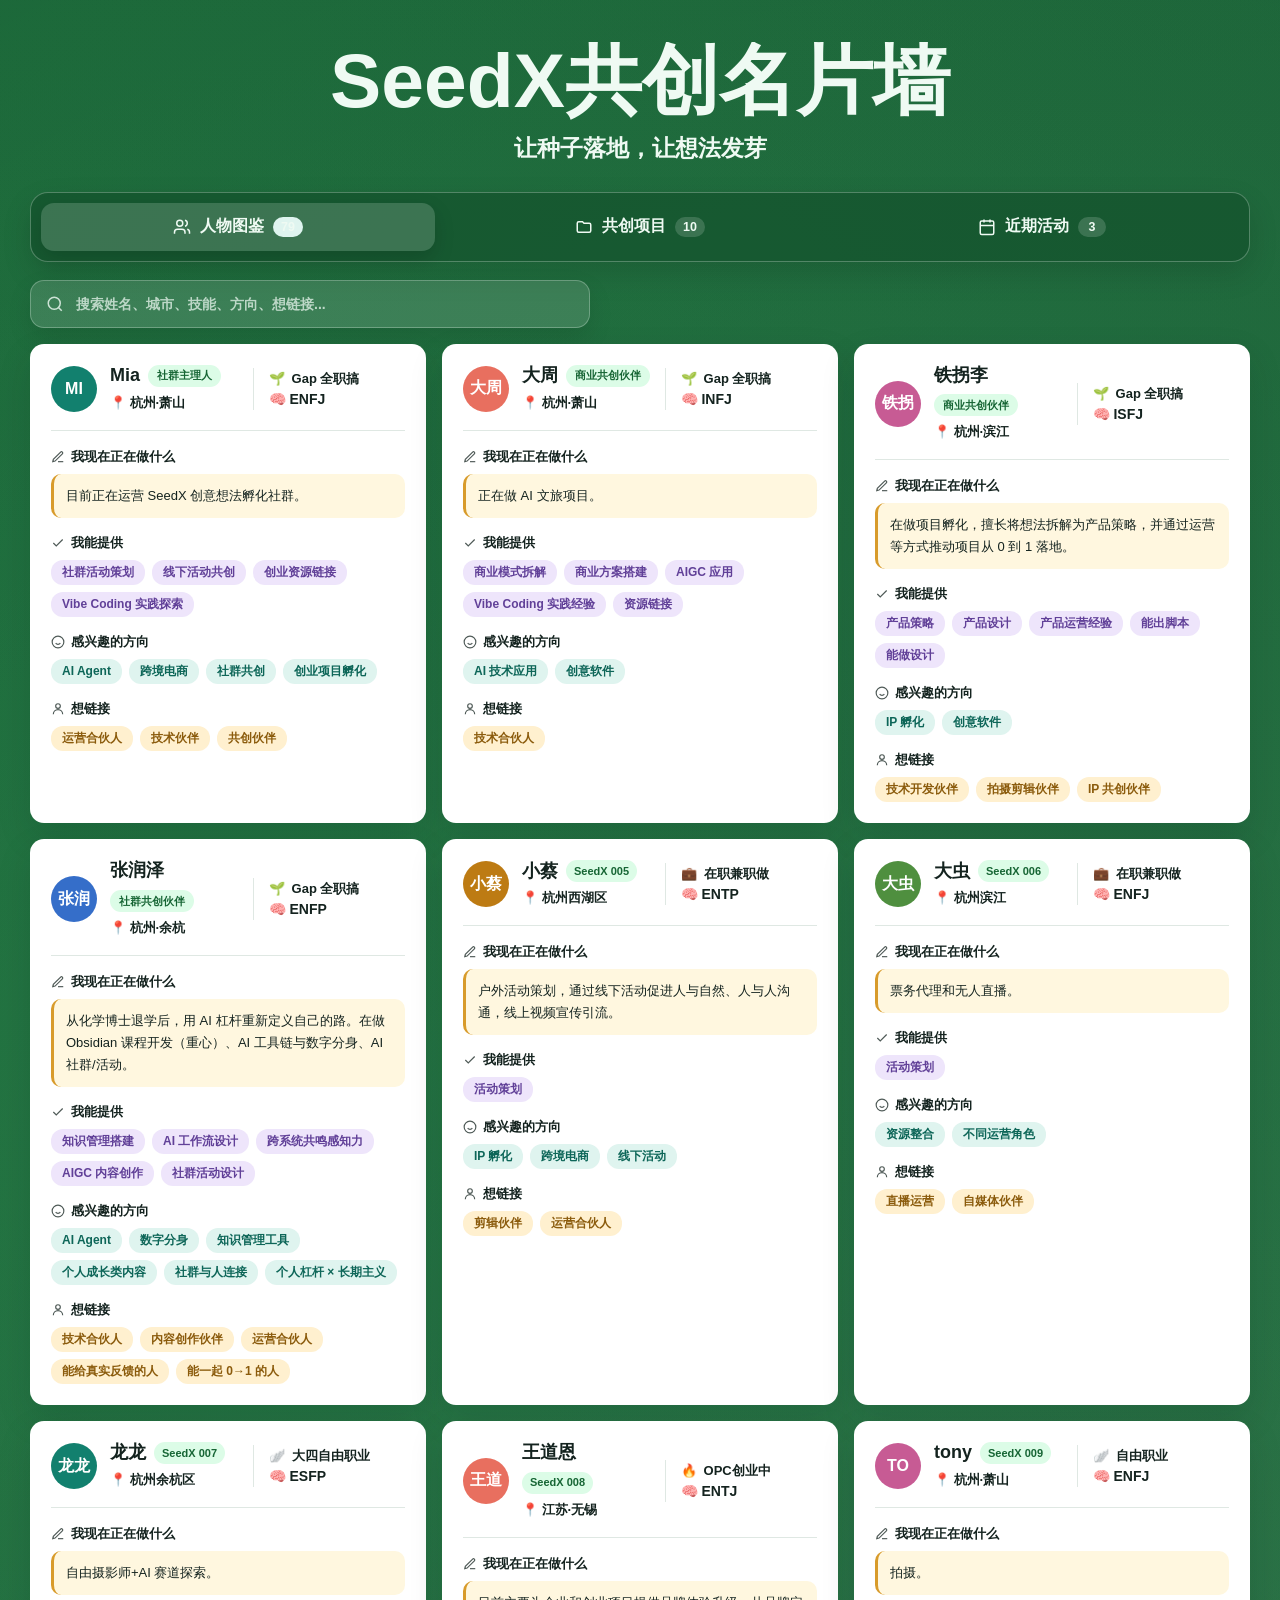
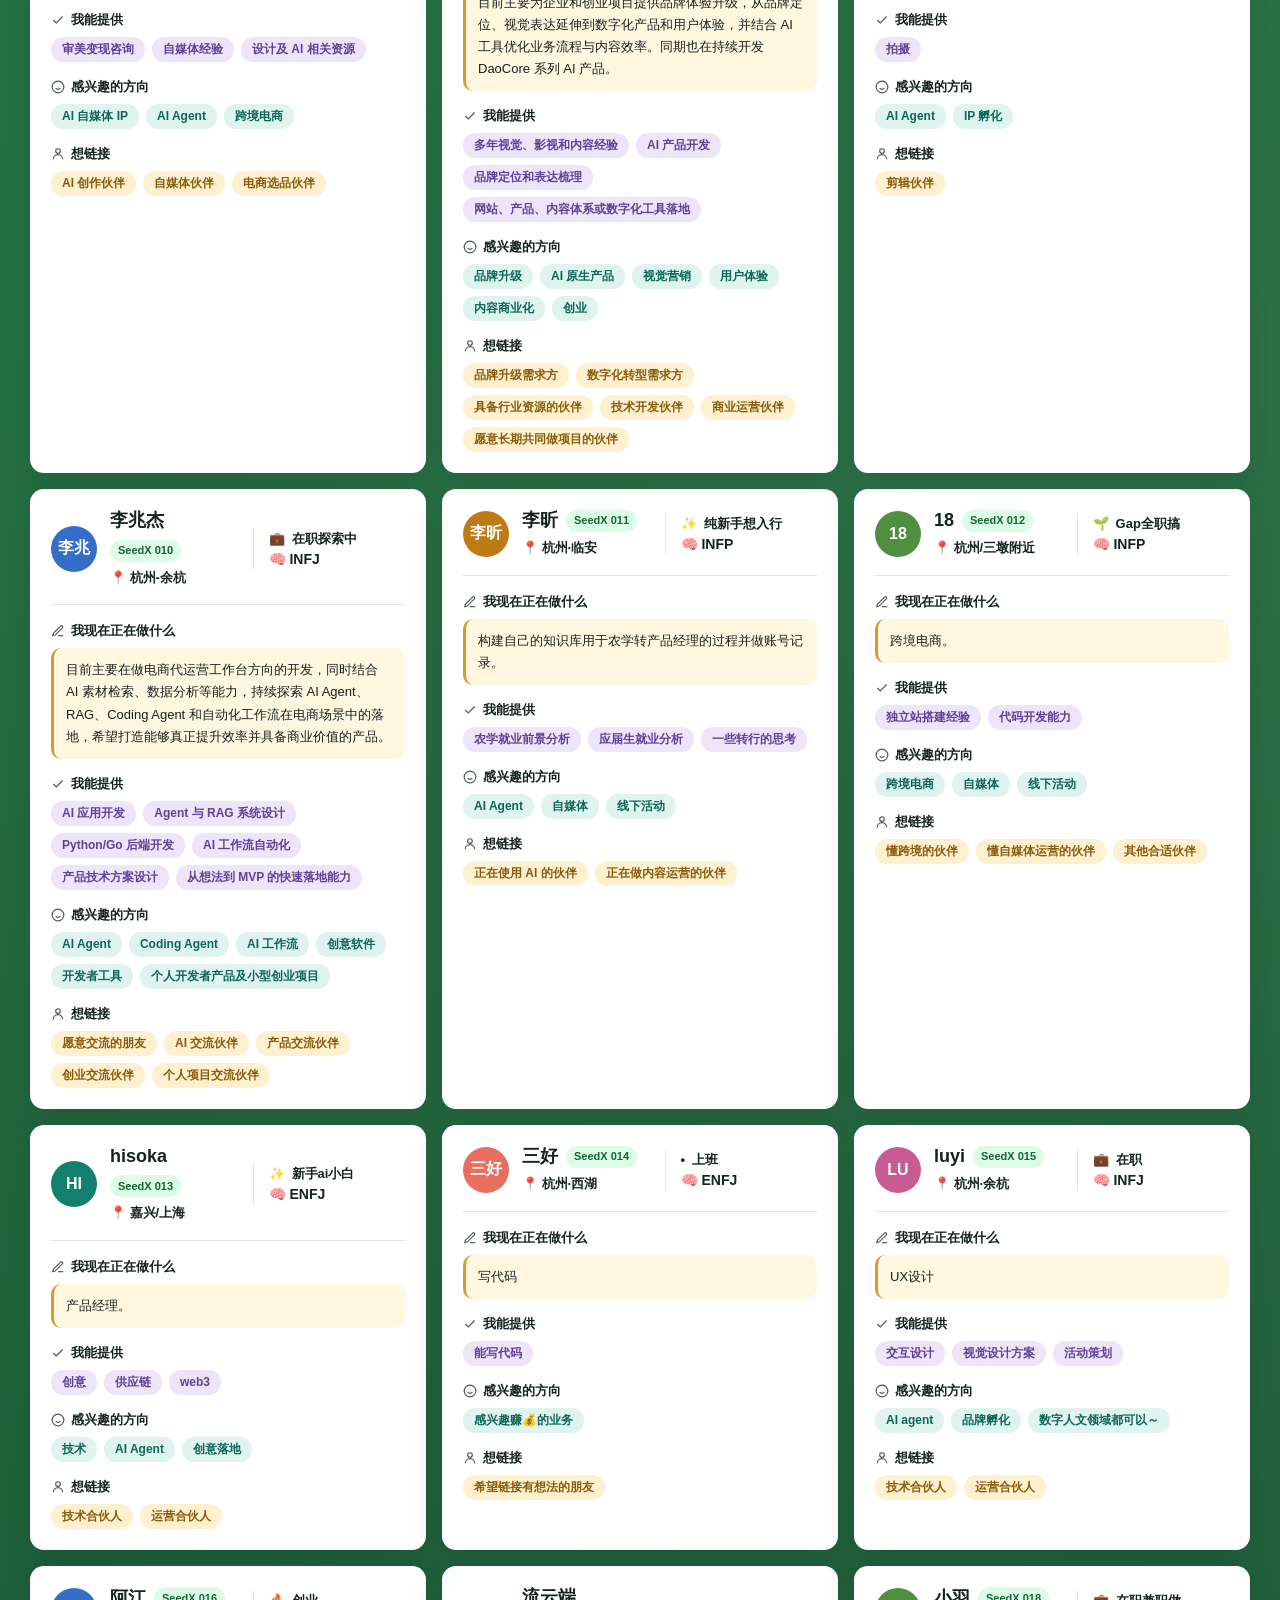
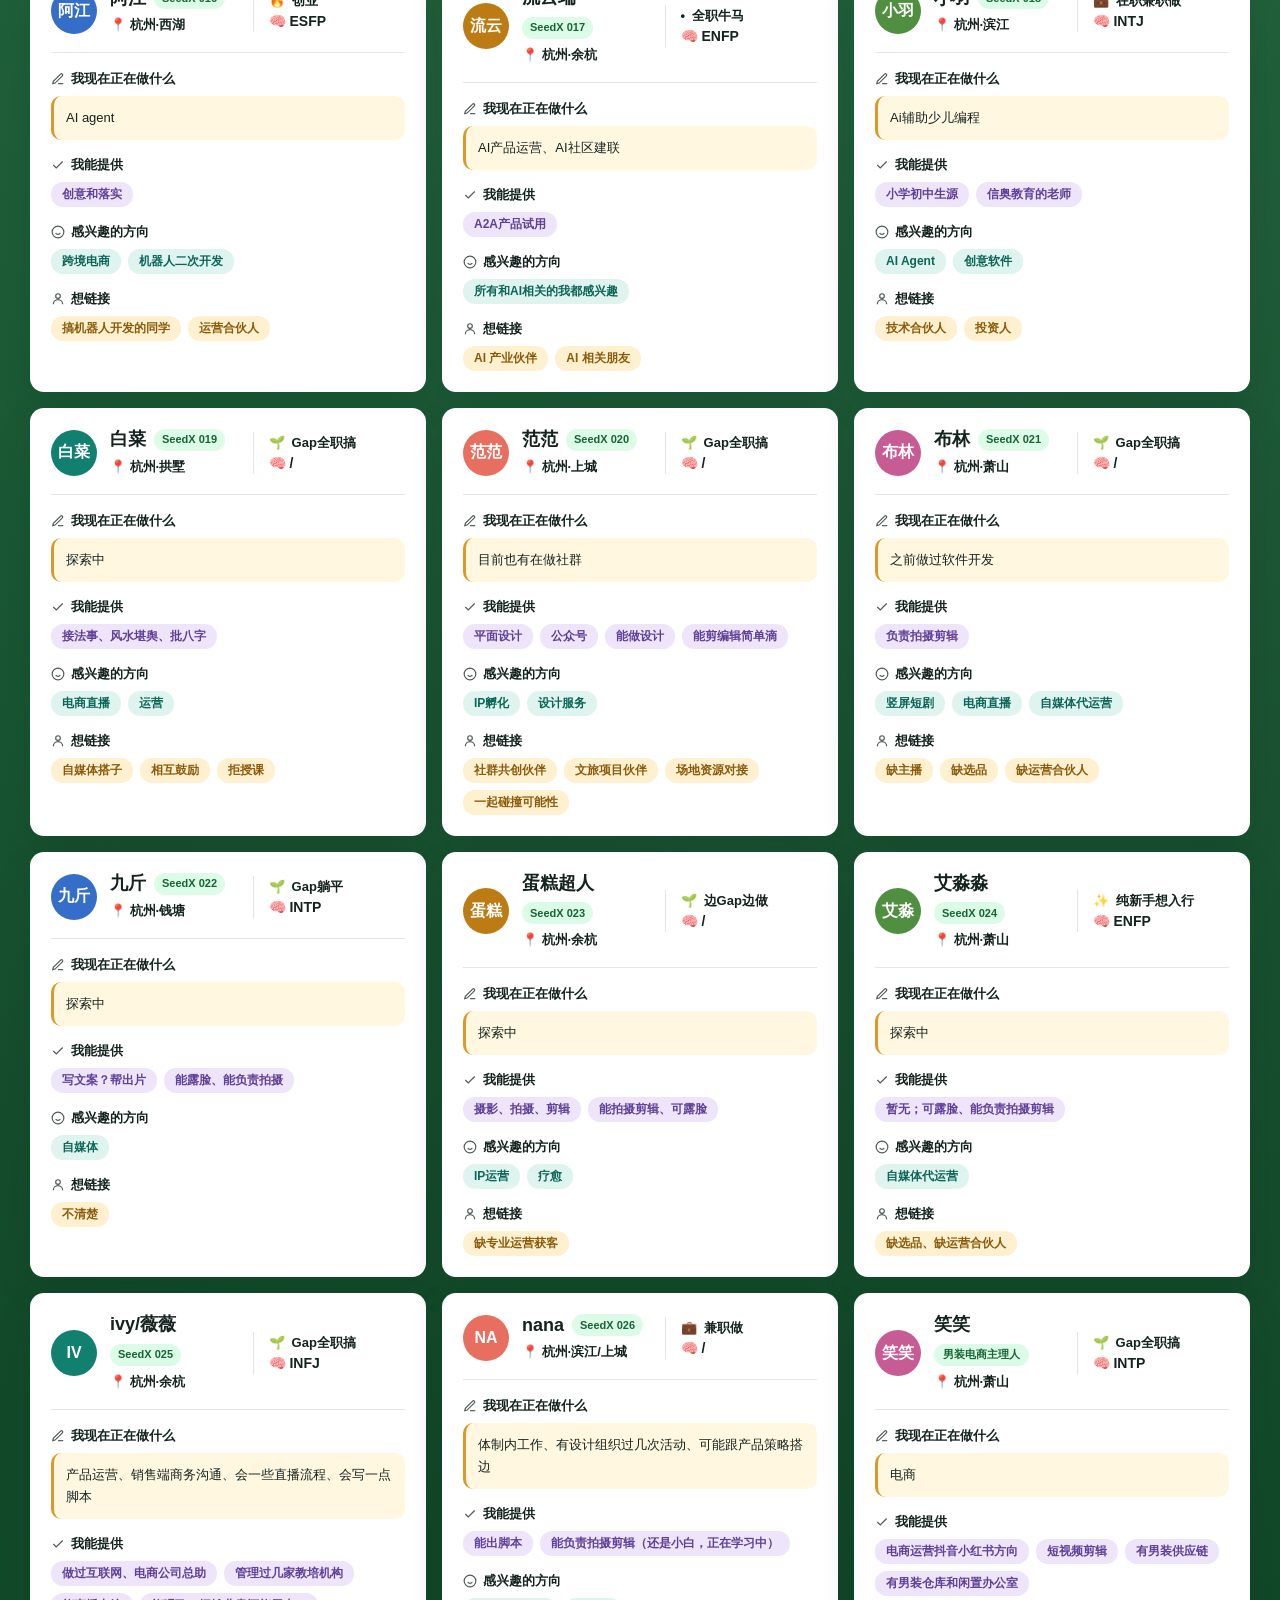
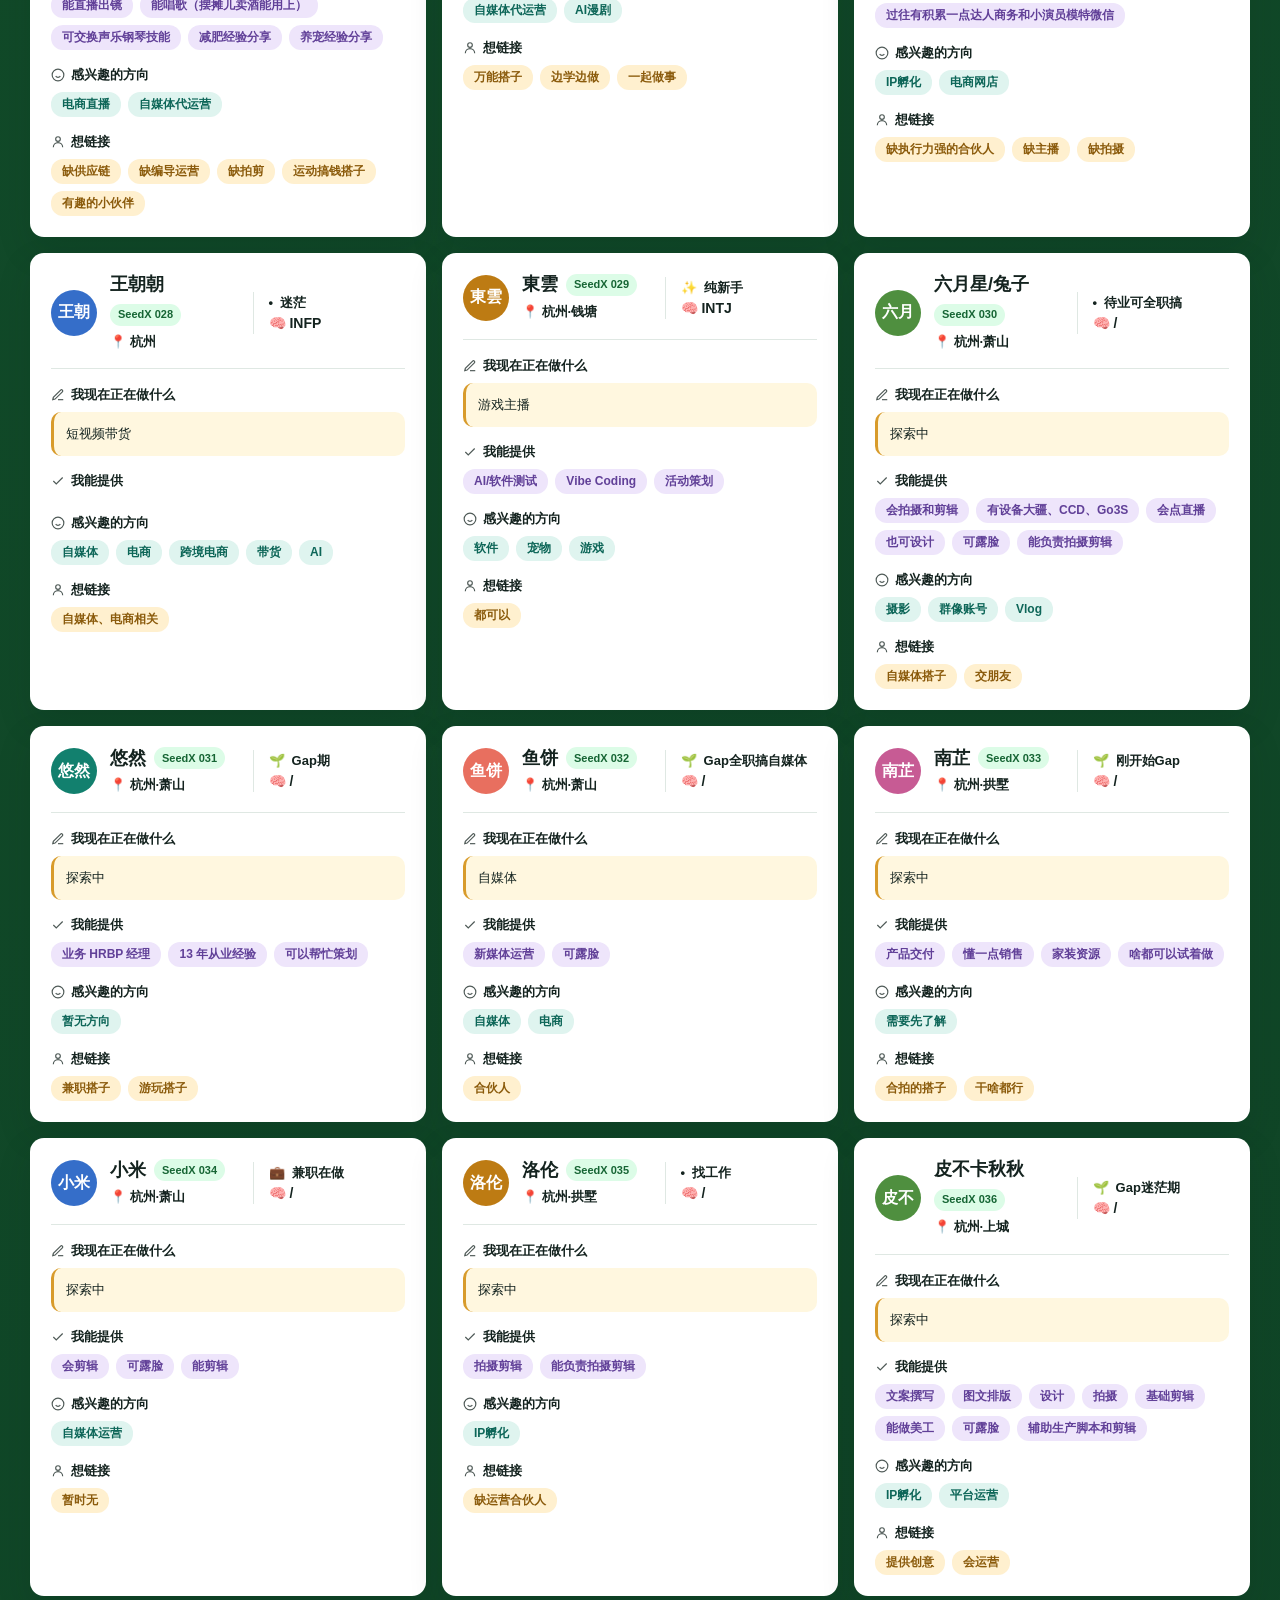
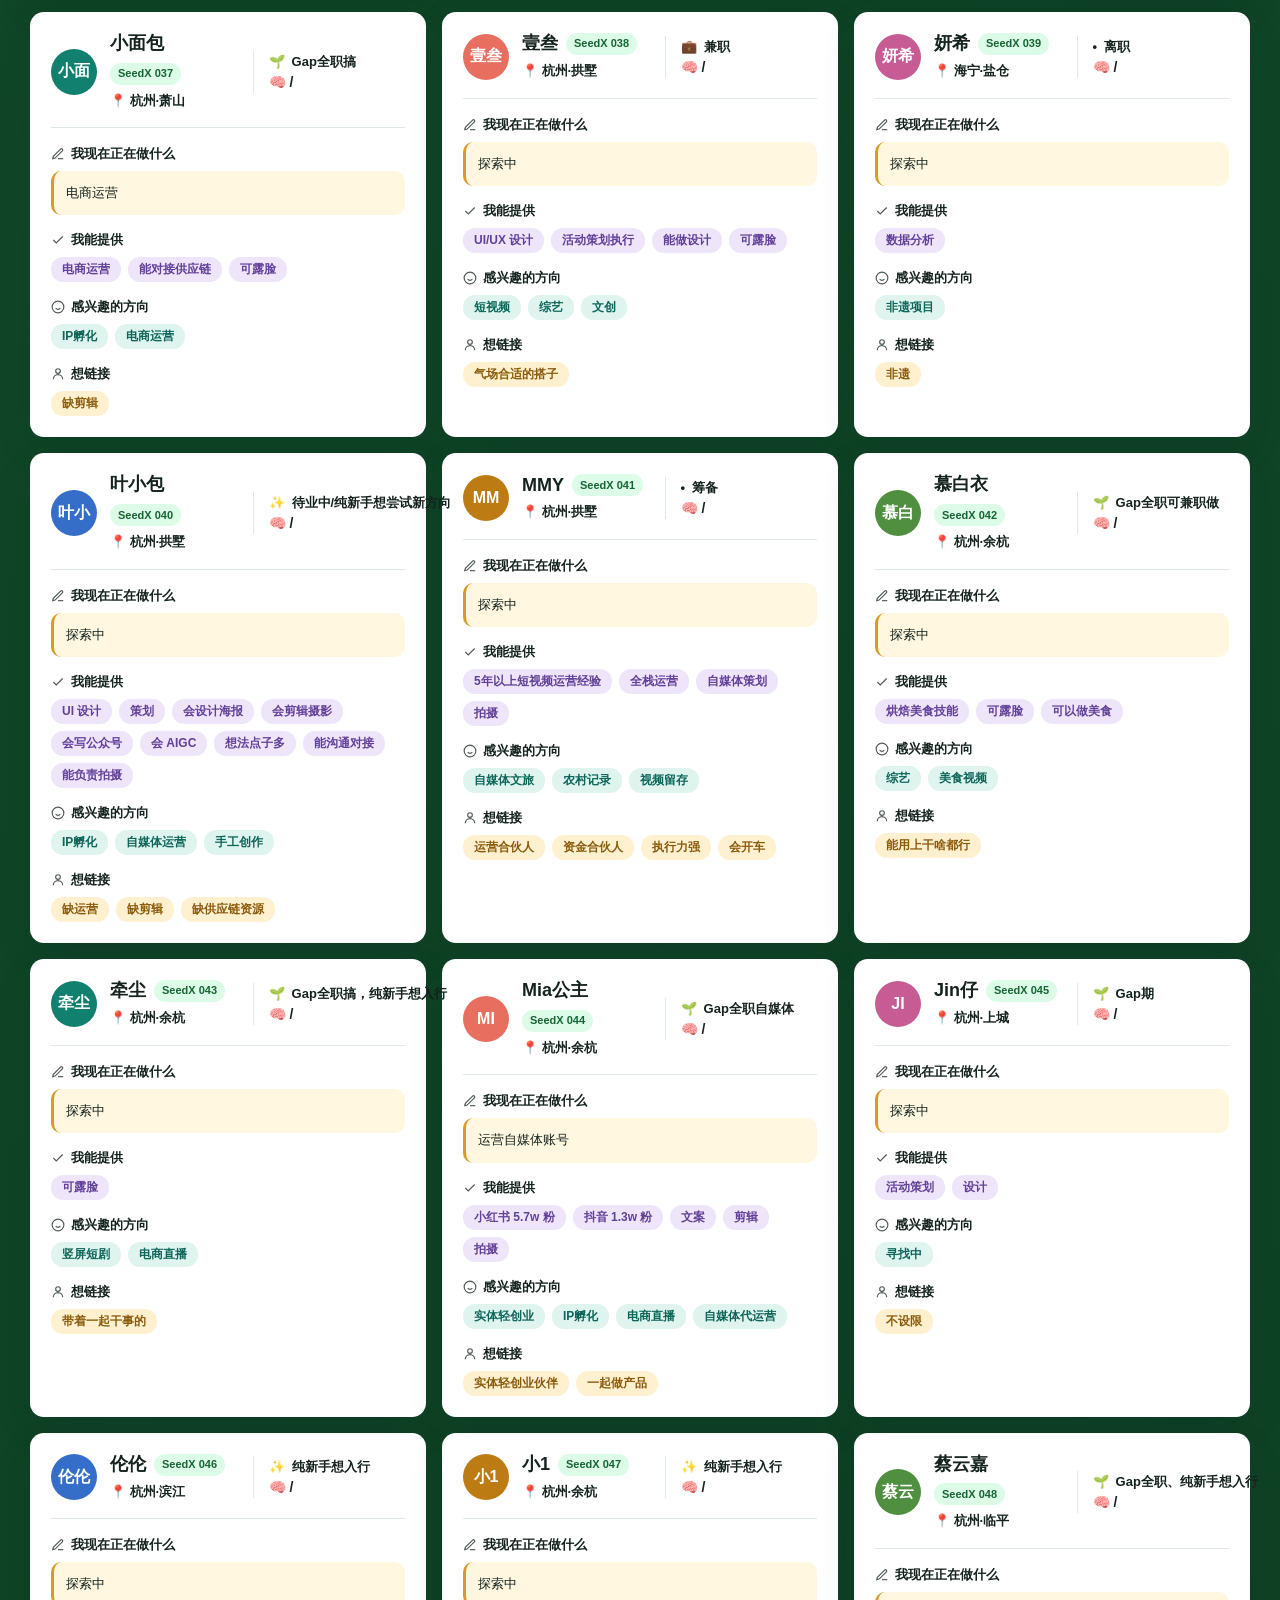
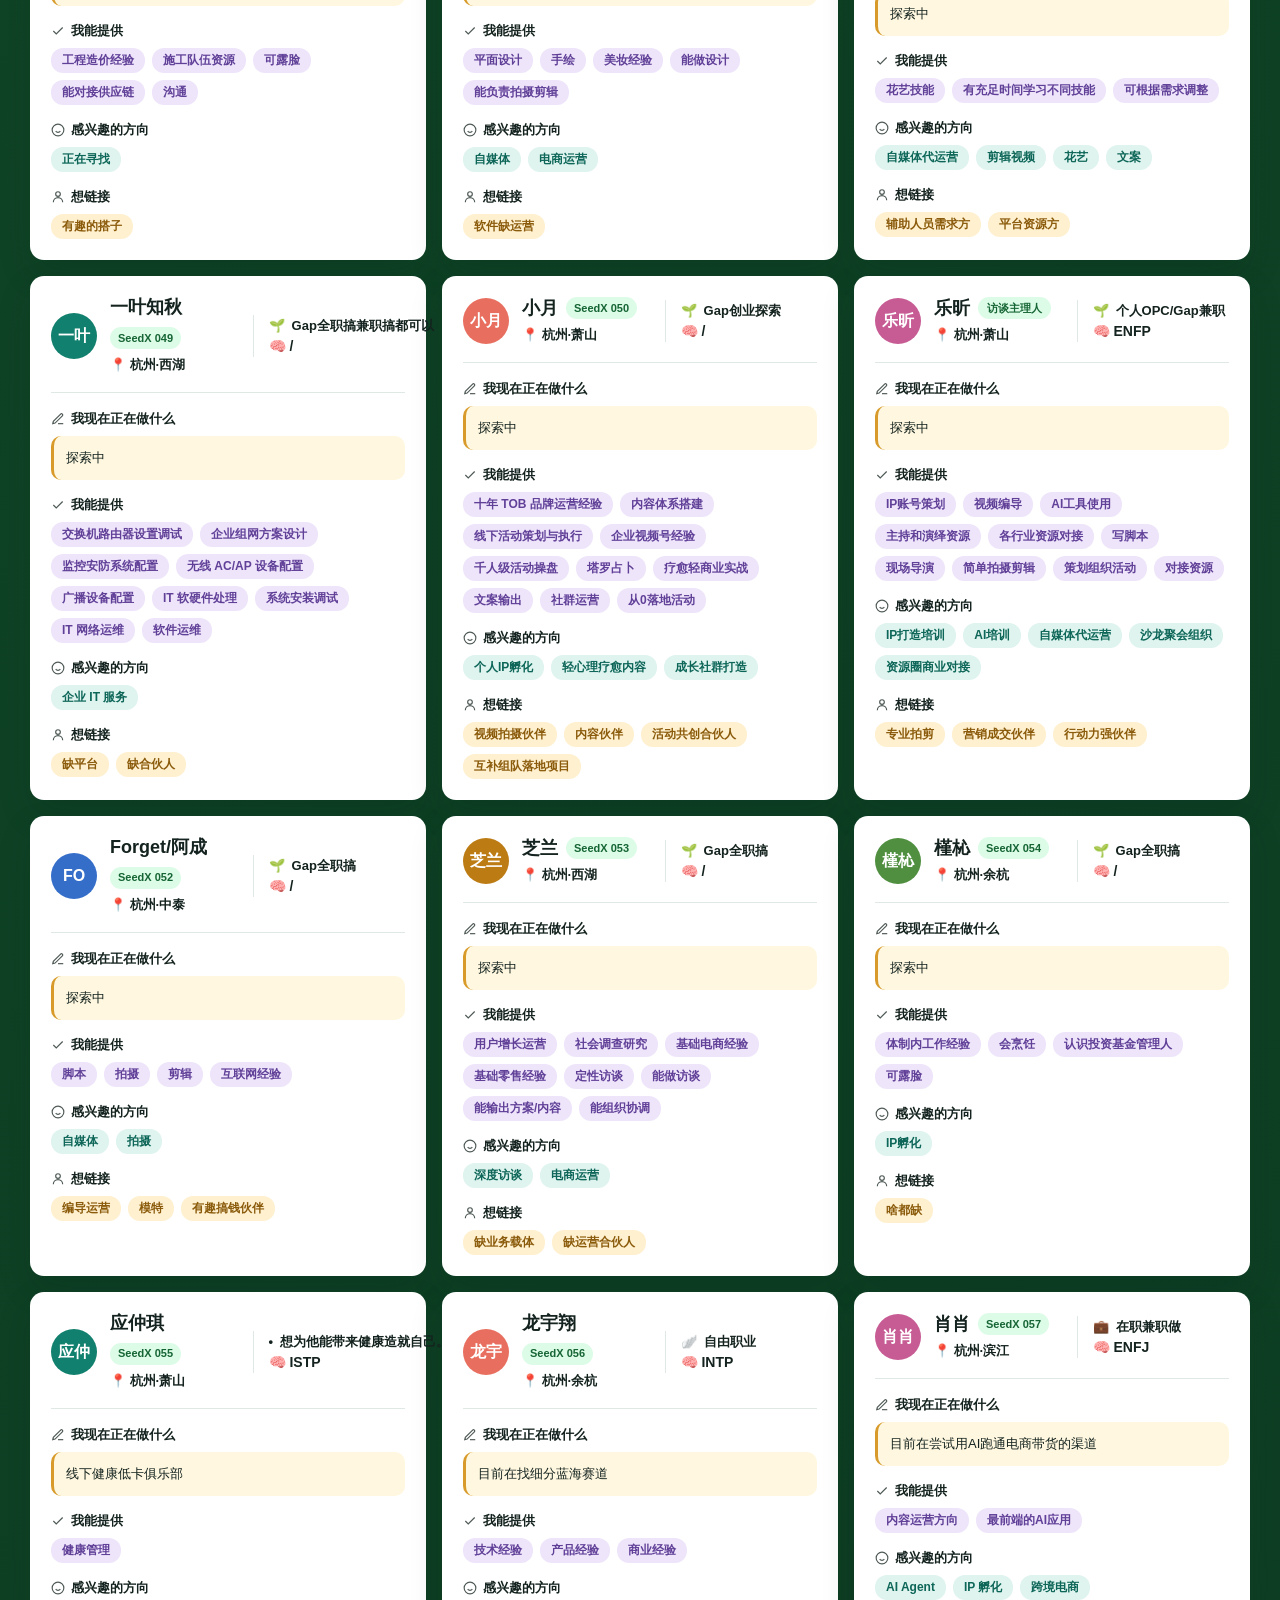
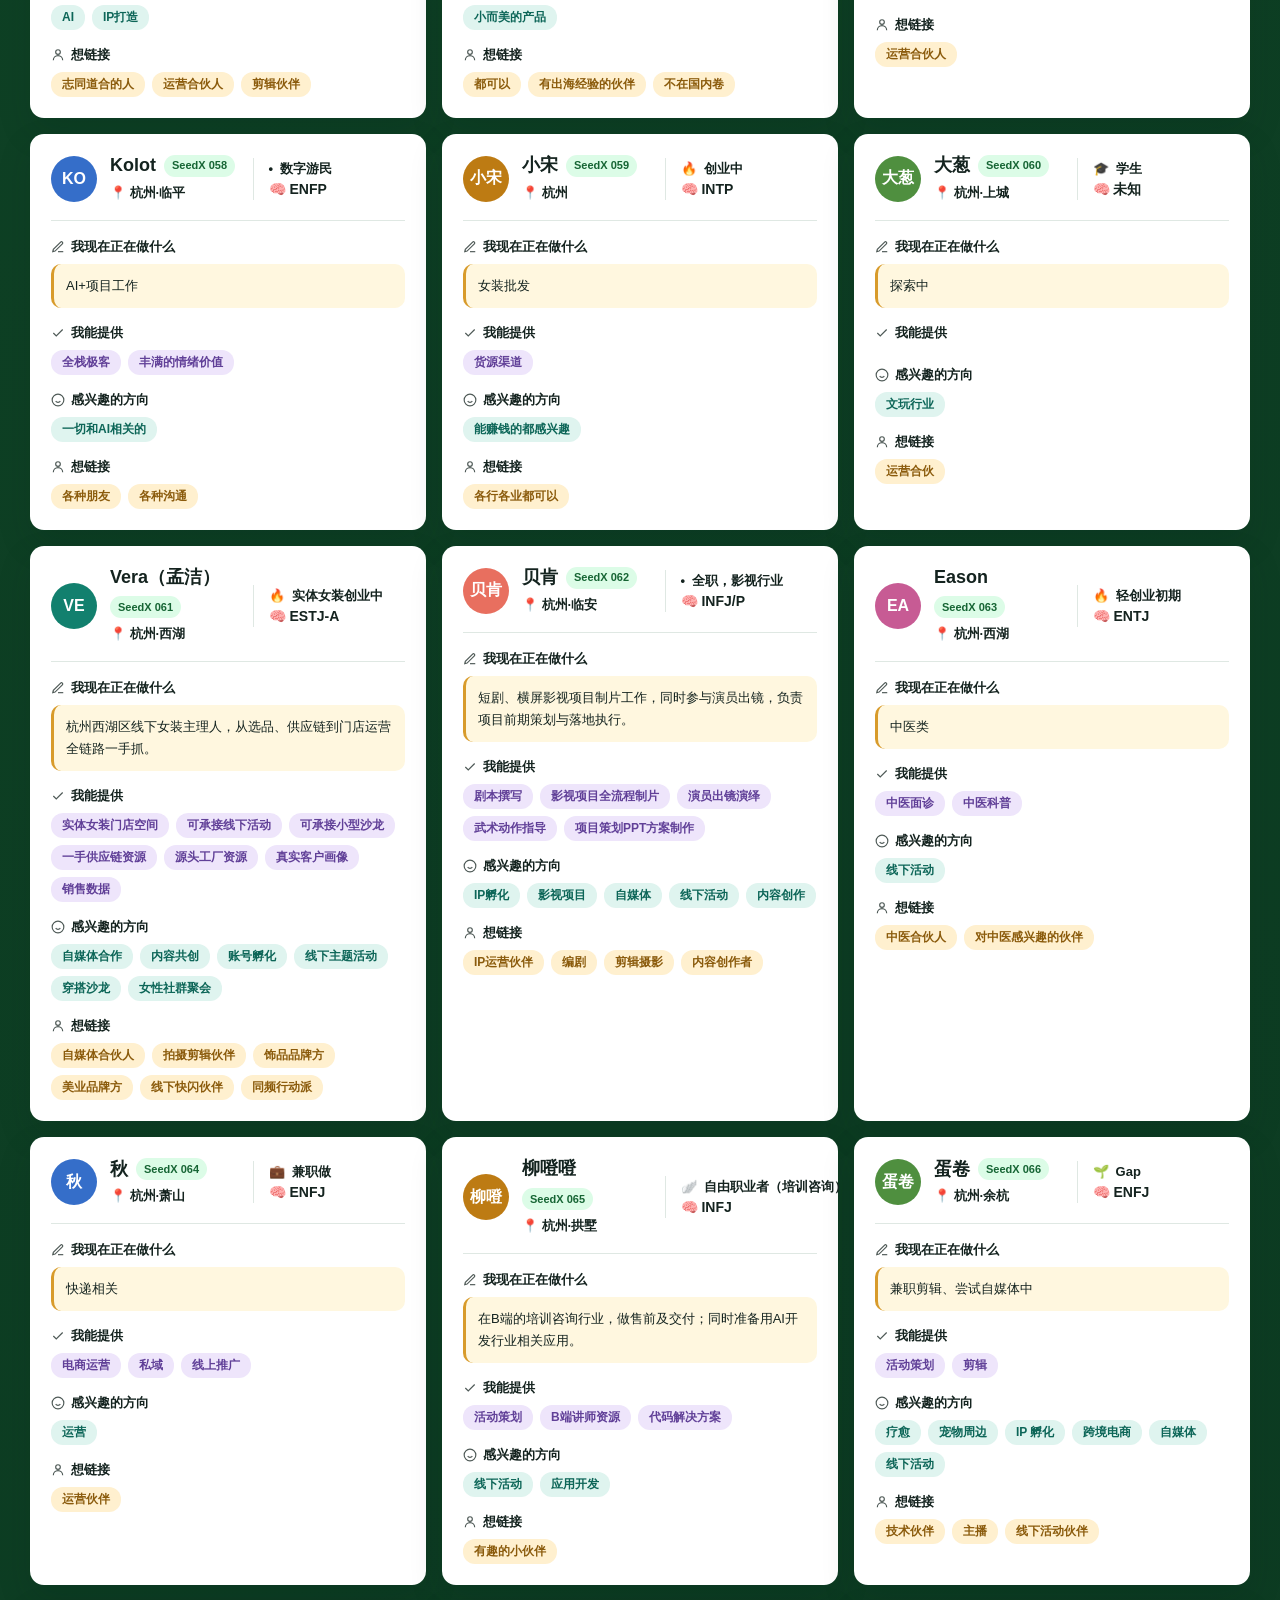
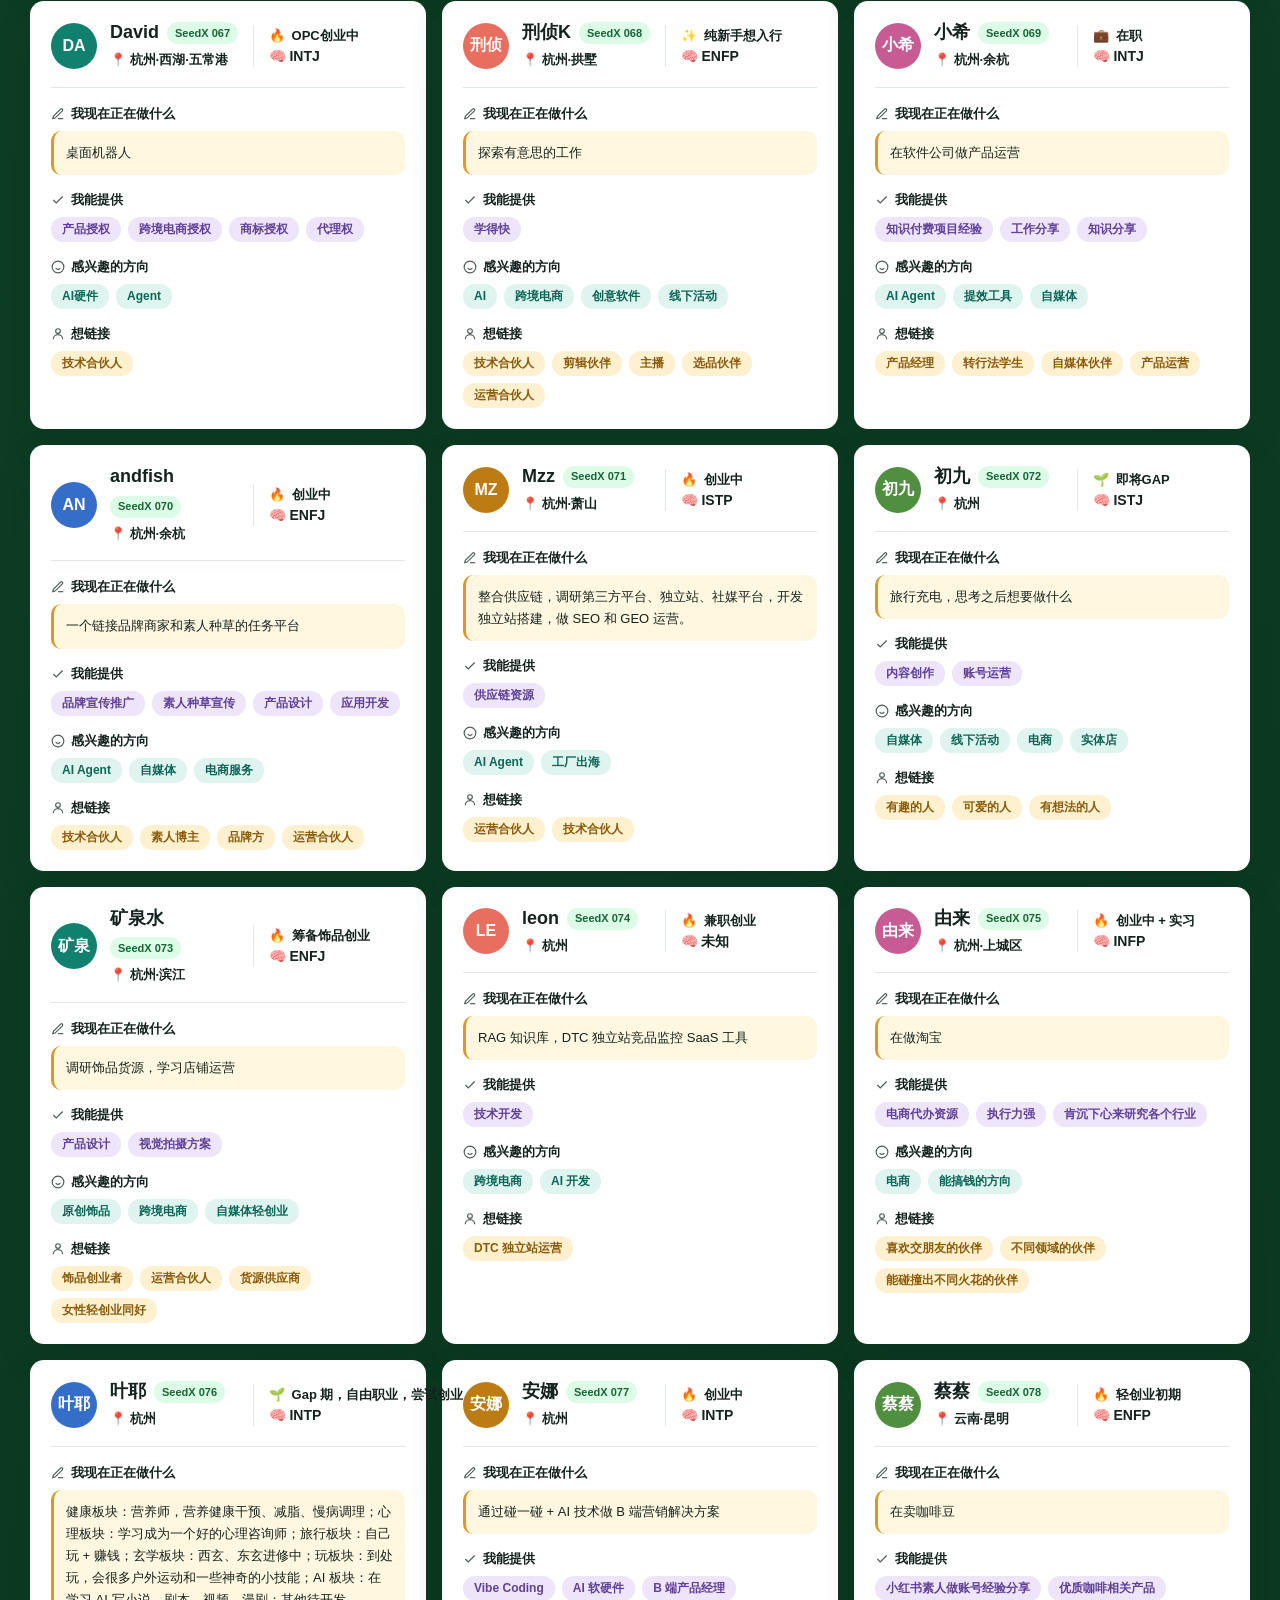
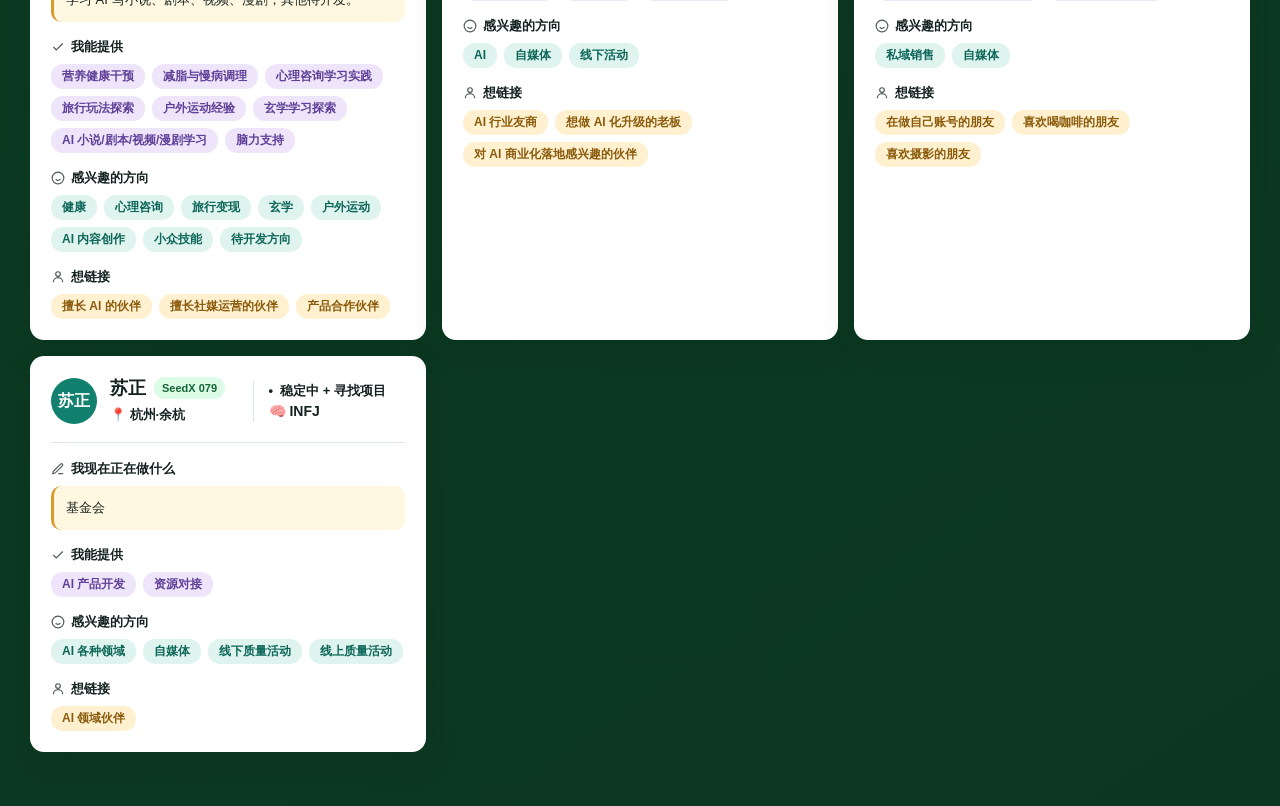
<file: index.html>
<!doctype html>
<html lang="zh-CN">
  <head>
    <meta charset="UTF-8" />
    <meta name="viewport" content="width=device-width, initial-scale=1.0" />
    <title>SeedX共创名片墙</title>
    <link rel="stylesheet" href="./styles.css" />
  </head>
  <body>
    <main class="page">
      <header class="site-header">
        <div class="hero-copy">
          <h1>SeedX共创名片墙</h1>
          <p class="subtitle">让种子落地，让想法发芽</p>
        </div>
      </header>

      <section class="tab-shell" aria-label="内容切换">
        <div class="tabs">
          <button class="tab-button is-active" type="button" data-tab="people">
            <svg viewBox="0 0 24 24" fill="none" stroke-width="2">
              <path d="M16 21v-2a4 4 0 0 0-4-4H6a4 4 0 0 0-4 4v2" />
              <circle cx="9" cy="7" r="4" />
              <path d="M22 21v-2a4 4 0 0 0-3-3.87" />
              <path d="M16 3.13a4 4 0 0 1 0 7.75" />
            </svg>
            人物图鉴
            <span class="badge" id="peopleBadge">0</span>
          </button>
          <button class="tab-button" type="button" data-tab="projects">
            <svg viewBox="0 0 24 24" fill="none" stroke-width="2">
              <path d="M3 7a2 2 0 0 1 2-2h5l2 2h7a2 2 0 0 1 2 2v8a2 2 0 0 1-2 2H5a2 2 0 0 1-2-2Z" />
            </svg>
            共创项目
            <span class="badge" id="projectsBadge">0</span>
          </button>
          <button class="tab-button" type="button" data-tab="activities">
            <svg viewBox="0 0 24 24" fill="none" stroke-width="2">
              <path d="M8 2v4" />
              <path d="M16 2v4" />
              <rect x="3" y="4" width="18" height="18" rx="2" />
              <path d="M3 10h18" />
            </svg>
            近期活动
            <span class="badge" id="activitiesBadge">0</span>
          </button>
        </div>
      </section>

      <section id="peoplePanel" class="panel is-active" aria-label="人物图鉴">
        <div class="people-tools">
          <label class="search-box" for="peopleSearch">
            <svg viewBox="0 0 24 24" fill="none" stroke-width="2" aria-hidden="true">
              <circle cx="11" cy="11" r="8" />
              <path d="m21 21-4.35-4.35" />
            </svg>
            <input id="peopleSearch" type="search" placeholder="搜索姓名、城市、技能、方向、想链接..." autocomplete="off" />
          </label>
        </div>
        <p class="empty-state" id="peopleEmpty" hidden>没有找到匹配的伙伴</p>
        <div class="card-grid" id="peopleGrid"></div>
      </section>

      <section id="projectsPanel" class="panel" aria-label="共创项目">
        <div class="card-grid" id="projectsGrid"></div>
      </section>

      <section id="activitiesPanel" class="panel" aria-label="近期活动">
        <div class="activity-grid" id="activitiesGrid"></div>
      </section>
    </main>

    <div class="modal-backdrop" id="activityModal" hidden>
      <div
        class="activity-dialog"
        role="dialog"
        aria-modal="true"
        aria-labelledby="activityModalTitle"
        tabindex="-1"
      >
        <button class="modal-close" type="button" id="activityModalClose" aria-label="关闭活动详情">
          <svg viewBox="0 0 24 24" fill="none" stroke-width="2" aria-hidden="true">
            <path d="M18 6 6 18" />
            <path d="m6 6 12 12" />
          </svg>
        </button>
        <div id="activityModalContent"></div>
      </div>
    </div>

    <script src="./activities.js"></script>
    <script src="./app.js"></script>
  </body>
</html>
</file>
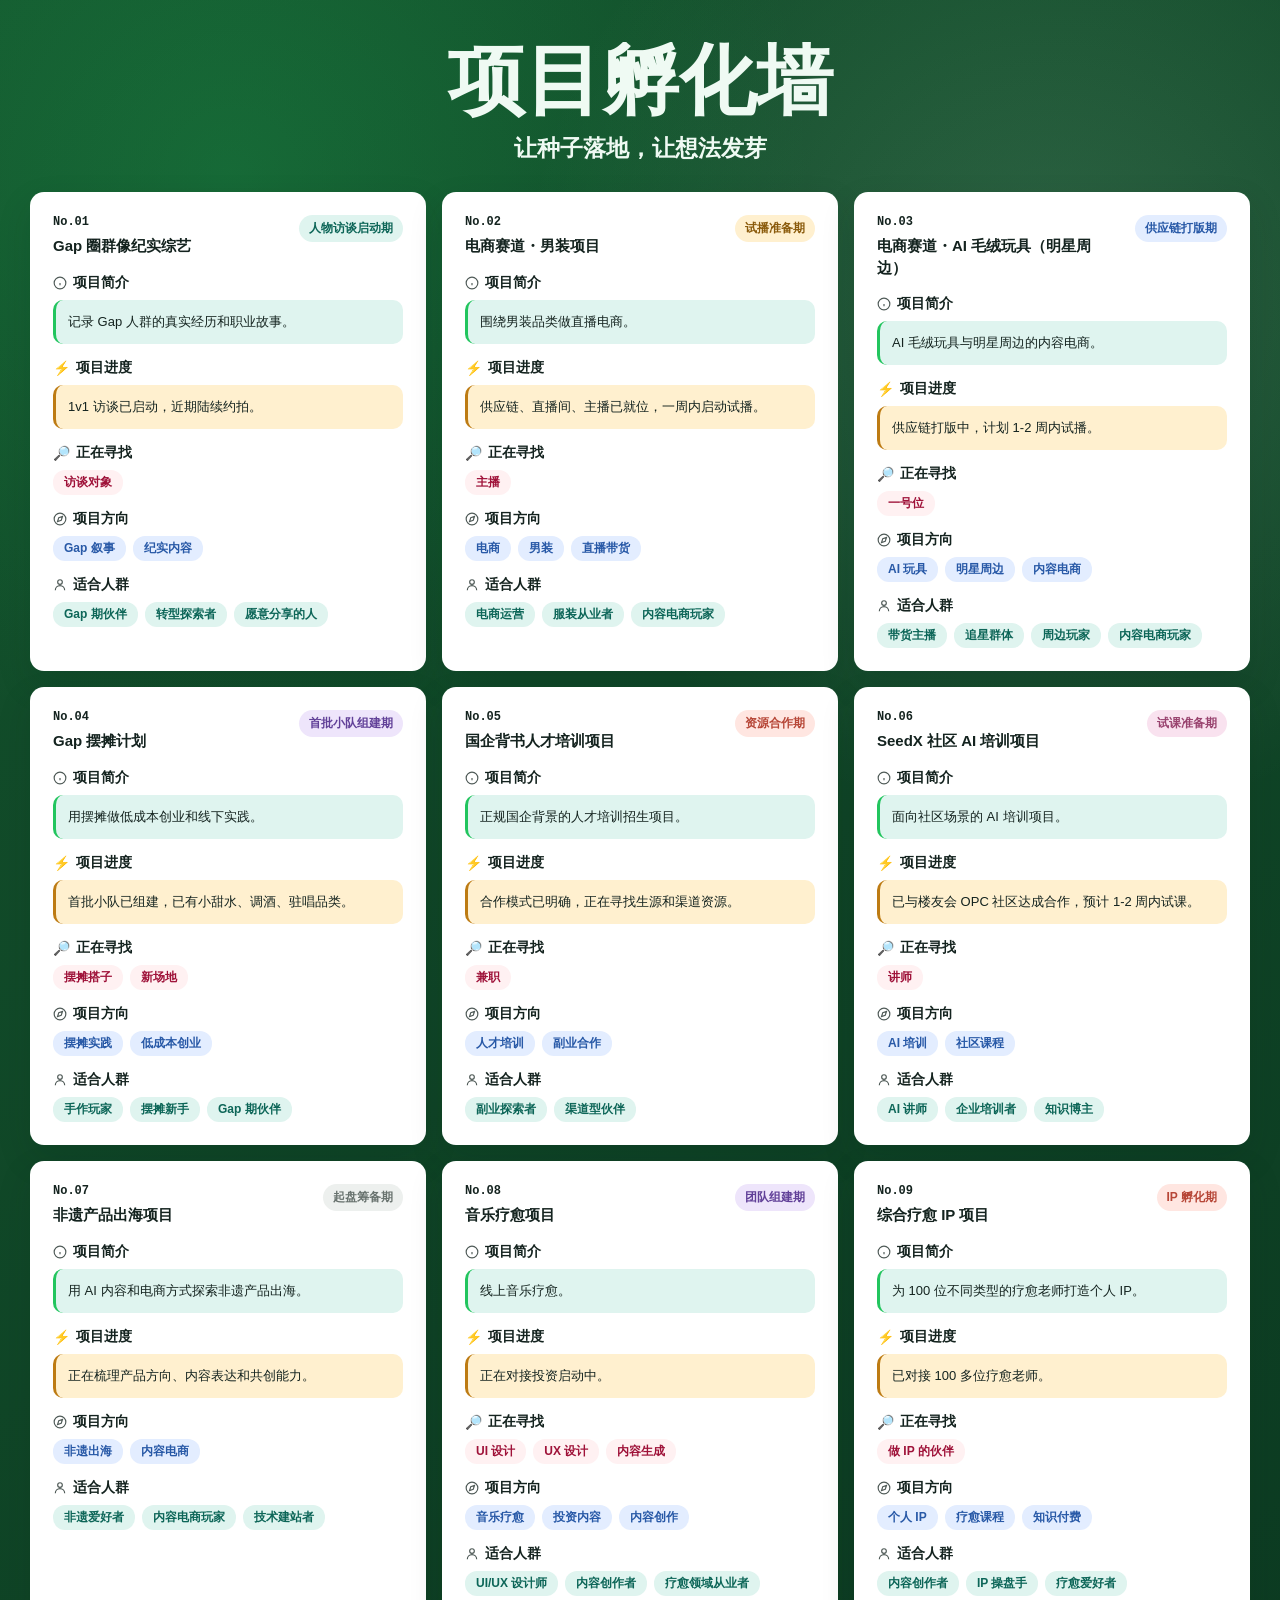
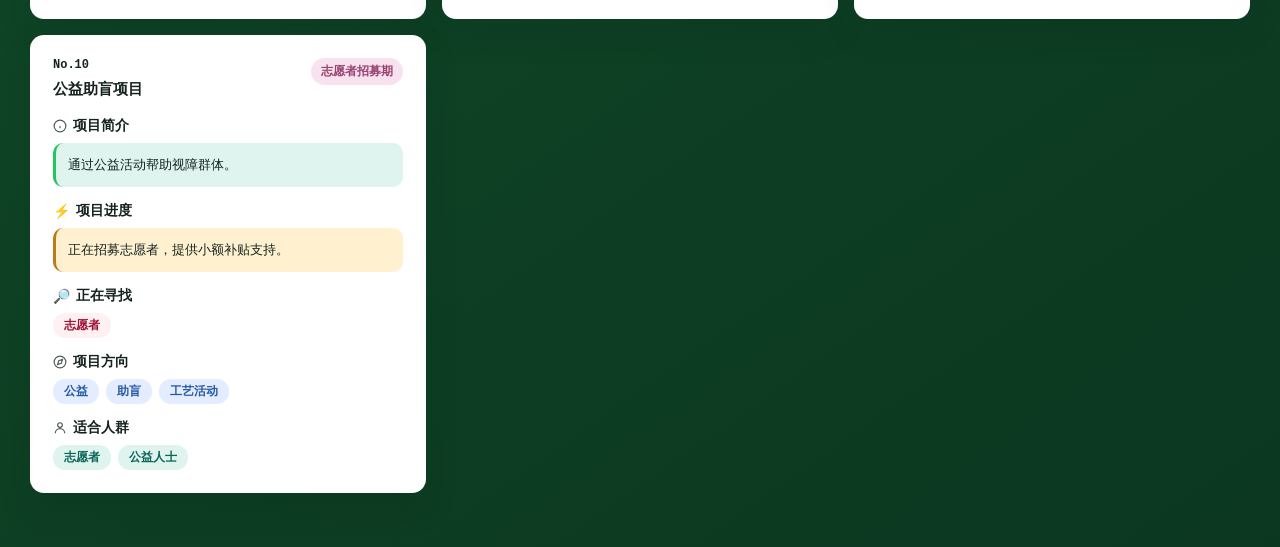
<file: projects/index.html>
<!doctype html>
<html lang="zh-CN">
  <head>
    <meta charset="UTF-8" />
    <meta name="viewport" content="width=device-width, initial-scale=1.0" />
    <title>项目孵化墙</title>
    <link rel="stylesheet" href="../styles.css" />
  </head>
  <body>
    <main class="page">
      <header class="site-header">
        <div class="hero-copy">
          <h1>项目孵化墙</h1>
          <p class="subtitle">让种子落地，让想法发芽</p>
        </div>
      </header>

      <section class="panel is-active" aria-label="共创项目">
        <div class="card-grid" id="projectsGrid"></div>
      </section>
    </main>

    <script src="./app.js"></script>
  </body>
</html>
</file>
<file: styles.css>
:root {
  --bg-page: #14532d;
  --bg-page-deep: #0b3720;
  --bg-primary: #ffffff;
  --bg-secondary: #f3f6f3;
  --bg-quiet: #f8faf5;
  --tab-bg: rgba(20, 83, 45, 0.72);
  --accent: #22c55e;
  --accent-strong: #14532d;
  --text-on-dark: #effaf3;
  --text-on-dark-secondary: #dcfce7;
  --text-primary: #14231f;
  --text-secondary: #61706a;
  --border-dark: rgba(239, 250, 243, 0.28);
  --border-light: #dfe8e3;
  --shadow: 0 14px 34px rgba(5, 35, 29, 0.14);
  --shadow-hover: 0 18px 42px rgba(5, 35, 29, 0.22);
  --teal: #12806e;
  --teal-soft: #dff4ef;
  --coral: #e86f5f;
  --coral-soft: #ffe6e1;
  --pink: #c75b94;
  --pink-soft: #f9e2ef;
  --blue: #356ec9;
  --blue-soft: #e3edff;
  --amber: #bd7b13;
  --amber-soft: #fff0cf;
  --green: #4f8f3f;
  --green-soft: #e4f2dc;
  --purple: #8157c7;
  --purple-soft: #eee5fb;
  --gray: #69736f;
  --gray-soft: #edf0ee;
}

* {
  box-sizing: border-box;
}

body {
  margin: 0;
  min-width: 320px;
  background:
    radial-gradient(circle at 18% 8%, rgba(34, 197, 94, 0.22), transparent 26%),
    radial-gradient(circle at 82% 14%, rgba(220, 252, 231, 0.14), transparent 25%),
    linear-gradient(145deg, var(--bg-page), var(--bg-page-deep));
  color: var(--text-on-dark);
  font-family:
    -apple-system, BlinkMacSystemFont, "Segoe UI", "PingFang SC",
    "Hiragino Sans GB", "Microsoft YaHei", sans-serif;
}

body.modal-open {
  overflow: hidden;
}

button,
input,
select {
  font: inherit;
}

.page {
  width: min(1220px, calc(100% - 32px));
  margin: 0 auto;
  padding: 42px 0 54px;
}

.site-header {
  position: relative;
  display: block;
  min-height: auto;
  margin-bottom: 28px;
  overflow: hidden;
  text-align: center;
}

h1 {
  margin: 0 0 14px;
  color: var(--text-on-dark);
  font-size: clamp(2.35rem, 6vw, 5rem);
  line-height: 1;
  letter-spacing: 0;
}

.subtitle {
  margin: 0;
  color: var(--text-on-dark);
  font-size: clamp(1.08rem, 2vw, 1.42rem);
  font-weight: 750;
}

.hero-copy {
  position: relative;
  z-index: 2;
}

.tab-shell {
  position: sticky;
  top: 0;
  z-index: 10;
  margin-bottom: 18px;
  padding: 10px;
  border: 1px solid var(--border-dark);
  border-radius: 18px;
  background: var(--tab-bg);
  box-shadow: 0 12px 30px rgba(0, 0, 0, 0.12);
}

.tabs {
  display: grid;
  grid-template-columns: repeat(3, minmax(0, 1fr));
  gap: 8px;
}

.tab-button {
  display: flex;
  align-items: center;
  justify-content: center;
  gap: 9px;
  min-height: 48px;
  border: 0;
  border-radius: 13px;
  background: transparent;
  color: var(--text-on-dark);
  cursor: pointer;
  font-weight: 800;
}

.tab-button svg {
  width: 18px;
  height: 18px;
  stroke: currentColor;
}

.tab-button.is-active {
  background: rgba(255, 255, 255, 0.16);
  color: var(--text-on-dark);
  box-shadow: 0 8px 20px rgba(0, 0, 0, 0.15);
}

.badge {
  min-width: 28px;
  padding: 3px 8px;
  border-radius: 999px;
  background: rgba(255, 255, 255, 0.16);
  color: inherit;
  font-size: 0.78rem;
}

.tab-button.is-active .badge {
  background: var(--teal-soft);
}

.panel {
  display: none;
}

.panel.is-active {
  display: block;
}

.panel-note {
  margin: 0 0 14px;
  color: var(--text-on-dark-secondary);
  font-size: 0.94rem;
  font-weight: 700;
}

.people-tools {
  margin: 0 0 16px;
}

.search-box {
  display: flex;
  align-items: center;
  gap: 10px;
  width: min(560px, 100%);
  min-height: 48px;
  padding: 0 15px;
  border: 1px solid var(--border-dark);
  border-radius: 14px;
  background: rgba(255, 255, 255, 0.13);
  color: var(--text-on-dark);
  box-shadow: 0 10px 24px rgba(0, 0, 0, 0.1);
}

.search-box:focus-within {
  border-color: rgba(220, 252, 231, 0.72);
  background: rgba(255, 255, 255, 0.18);
}

.search-box svg {
  width: 18px;
  height: 18px;
  flex: 0 0 auto;
  stroke: currentColor;
  opacity: 0.82;
}

.search-box input {
  width: 100%;
  min-width: 0;
  border: 0;
  outline: 0;
  background: transparent;
  color: var(--text-on-dark);
  font-size: 14px;
  font-weight: 700;
}

.search-box input::placeholder {
  color: rgba(239, 250, 243, 0.72);
}

.card-grid {
  display: grid;
  grid-template-columns: repeat(auto-fill, minmax(340px, 1fr));
  gap: 16px;
}

.activity-grid {
  display: grid;
  grid-template-columns: repeat(2, minmax(0, 1fr));
  gap: 16px;
}

.person-card,
.project-card,
.activity-card {
  border: 1px solid transparent;
  border-radius: 14px;
  background: var(--bg-primary);
  color: var(--text-primary);
  box-shadow: var(--shadow);
  transition:
    transform 160ms ease,
    box-shadow 160ms ease,
    border-color 160ms ease;
}

.person-card:hover,
.project-card:hover,
.activity-card:hover {
  transform: translateY(-2px);
  border-color: rgba(15, 107, 90, 0.42);
  box-shadow: var(--shadow-hover);
}

.person-card {
  padding: 20px;
}

.card-header {
  position: relative;
  display: grid;
  grid-template-columns: 46px minmax(0, 0.85fr) minmax(128px, 1fr);
  align-items: center;
  gap: 13px;
  padding-bottom: 17px;
  border-bottom: 1px solid var(--border-light);
}

.avatar {
  width: 46px;
  height: 46px;
  flex: 0 0 46px;
  display: grid;
  place-items: center;
  border-radius: 50%;
  color: #fff;
  font-weight: 800;
  letter-spacing: 0;
}

.avatar.teal {
  background: var(--teal);
}

.avatar.coral {
  background: var(--coral);
}

.avatar.pink {
  background: var(--pink);
}

.avatar.blue {
  background: var(--blue);
}

.avatar.amber {
  background: var(--amber);
}

.avatar.green {
  background: var(--green);
}

.identity-main {
  min-width: 0;
}

.person-name {
  margin: 0 0 7px;
  color: var(--text-primary);
  font-size: 18px;
  font-weight: 700;
  line-height: 1.2;
}

.name-row {
  display: flex;
  align-items: center;
  gap: 8px;
  flex-wrap: wrap;
  margin-bottom: 7px;
}

.name-row .person-name {
  margin: 0;
}

.person-number {
  display: inline-flex;
  align-items: center;
  min-height: 22px;
  padding: 3px 8px;
  border-radius: 999px;
  background: #dcfce7;
  color: #166534;
  font-size: 11px;
  font-weight: 850;
  line-height: 1;
  white-space: nowrap;
}

.person-special-tag {
  display: inline-flex;
  align-items: center;
  min-height: 22px;
  padding: 3px 9px;
  border-radius: 999px;
  background: #dcfce7;
  color: #166534;
  font-size: 11px;
  font-weight: 850;
  line-height: 1;
  white-space: nowrap;
}

.status-line {
  display: inline-flex;
  align-items: center;
  gap: 7px;
  width: fit-content;
  max-width: 100%;
  padding: 0;
  border-radius: 0;
  color: var(--text-primary);
  font-size: 13px;
  font-weight: 800;
  line-height: 1.2;
}

.location-line {
  color: var(--text-primary);
  font-size: 13px;
  font-weight: 700;
  line-height: 1.45;
}

.status-dot {
  display: none;
}

.identity-side {
  justify-self: stretch;
  padding-left: 15px;
  border-left: 1px solid var(--border-light);
  text-align: left;
  color: var(--text-primary);
  font-size: 14px;
  font-weight: 700;
  line-height: 1.5;
  white-space: nowrap;
}

.card-body {
  display: grid;
  gap: 16px;
  padding-top: 17px;
}

.section-title {
  display: flex;
  align-items: center;
  gap: 6px;
  margin: 0 0 8px;
  color: var(--text-primary);
  font-size: 13px;
  font-weight: 700;
}

.section-title svg {
  width: 14px;
  height: 14px;
  opacity: 0.75;
  stroke: var(--text-primary);
}

.quote-block {
  margin: 0;
  padding: 11px 12px;
  border-left: 3px solid #d89b2b;
  border-radius: 10px;
  background: #fff7df;
  color: var(--text-primary);
  font-size: 13px;
  line-height: 1.7;
}

.project-box {
  margin: 0;
  padding: 11px 12px;
  border-left: 3px solid var(--accent-strong);
  border-radius: 10px;
  background: var(--bg-secondary);
  color: var(--text-primary);
  font-size: 13px;
  line-height: 1.7;
}

.project-box-summary {
  border-left-color: var(--accent);
  background: var(--teal-soft);
}

.project-box-progress {
  border-left-color: var(--amber);
  background: var(--amber-soft);
}

.chip-row {
  display: flex;
  flex-wrap: wrap;
  gap: 7px;
}

.chip {
  display: inline-flex;
  align-items: center;
  min-height: 25px;
  padding: 4px 11px;
  border-radius: 12px;
  font-size: 12px;
  font-weight: 700;
  line-height: 1.25;
}

.chip-purple {
  background: var(--purple-soft);
  color: #614098;
}

.chip-teal {
  background: var(--teal-soft);
  color: #0d6658;
}

.chip-amber {
  background: var(--amber-soft);
  color: #8b5b0c;
}

.chip-blue {
  background: var(--blue-soft);
  color: #2859a7;
}

.chip-seeking {
  background: #fff1f2;
  color: #9f1239;
}

.chip-gray {
  background: var(--gray-soft);
  color: var(--gray);
}

.project-card {
  padding: 22px;
}

.activity-card {
  display: grid;
  gap: 15px;
  padding: 22px;
}

.activity-card-top {
  display: flex;
  align-items: flex-start;
  justify-content: space-between;
  gap: 12px;
}

.activity-title {
  margin: 0;
  color: var(--text-primary);
  font-size: 18px;
  font-weight: 850;
  line-height: 1.35;
}

.activity-value {
  margin: 0;
  padding: 13px 14px;
  border-left: 3px solid var(--accent);
  border-radius: 11px;
  background: var(--teal-soft);
  color: var(--text-primary);
  font-size: 14px;
  font-weight: 800;
  line-height: 1.7;
}

.activity-meta {
  display: grid;
  gap: 9px;
}

.activity-meta-row {
  display: grid;
  grid-template-columns: 72px minmax(0, 1fr);
  gap: 10px;
  color: var(--text-primary);
  font-size: 13px;
  line-height: 1.6;
}

.activity-meta-label {
  color: var(--text-secondary);
  font-weight: 800;
}

.activity-meta-text {
  font-weight: 700;
}

.activity-button {
  justify-self: start;
  min-height: 38px;
  padding: 0 14px;
  border: 0;
  border-radius: 12px;
  background: var(--accent-strong);
  color: var(--text-on-dark);
  cursor: pointer;
  font-size: 13px;
  font-weight: 850;
}

.activity-button:focus-visible,
.tab-button:focus-visible,
.modal-close:focus-visible {
  outline: 3px solid rgba(34, 197, 94, 0.42);
  outline-offset: 3px;
}

.project-header {
  display: flex;
  align-items: flex-start;
  justify-content: space-between;
  gap: 14px;
  margin-bottom: 17px;
}

.project-title-row {
  display: grid;
  gap: 6px;
}

.project-no {
  font-family: ui-monospace, SFMono-Regular, Menlo, Monaco, Consolas, monospace;
  color: var(--text-primary);
  font-size: 12px;
  font-weight: 800;
}

.project-name {
  margin: 0;
  color: var(--text-primary);
  font-size: 15px;
  font-weight: 800;
  line-height: 1.45;
}

.stage-badge {
  flex: 0 0 auto;
  padding: 5px 10px;
  border-radius: 999px;
  font-size: 12px;
  font-weight: 800;
  white-space: nowrap;
}

.stage-launch {
  background: var(--teal-soft);
  color: #0d6658;
}

.stage-prep {
  background: var(--amber-soft);
  color: #8b5b0c;
}

.stage-supply {
  background: var(--blue-soft);
  color: #2859a7;
}

.stage-team {
  background: var(--purple-soft);
  color: #614098;
}

.stage-coop {
  background: var(--coral-soft);
  color: #b74738;
}

.stage-trial {
  background: var(--pink-soft);
  color: #99436f;
}

.stage-start {
  background: var(--gray-soft);
  color: var(--gray);
}

.status-badge {
  flex: 0 0 auto;
  padding: 5px 10px;
  border-radius: 999px;
  font-size: 12px;
  font-weight: 850;
  white-space: nowrap;
}

.status-open {
  background: var(--green-soft);
  color: #376d2d;
}

.status-soon {
  background: var(--amber-soft);
  color: #8b5b0c;
}

.status-ended {
  background: var(--gray-soft);
  color: var(--gray);
}

.project-section {
  margin-top: 15px;
}

.project-section .section-title {
  font-size: 14px;
}

.project-text {
  margin: 0;
  color: var(--text-primary);
  font-size: 13px;
  line-height: 1.7;
}

.modal-backdrop {
  position: fixed;
  inset: 0;
  z-index: 50;
  display: grid;
  place-items: center;
  padding: 24px;
  background: rgba(5, 35, 29, 0.72);
}

.modal-backdrop[hidden] {
  display: none;
}

.activity-dialog {
  position: relative;
  width: min(860px, 100%);
  max-height: min(86vh, 860px);
  overflow: auto;
  border-radius: 18px;
  background: var(--bg-primary);
  color: var(--text-primary);
  box-shadow: 0 28px 70px rgba(0, 0, 0, 0.34);
}

.modal-close {
  position: sticky;
  top: 14px;
  float: right;
  display: grid;
  place-items: center;
  width: 40px;
  height: 40px;
  margin: 14px 14px 0 0;
  border: 0;
  border-radius: 12px;
  background: var(--bg-secondary);
  color: var(--text-primary);
  cursor: pointer;
  z-index: 2;
}

.modal-close svg {
  width: 20px;
  height: 20px;
  stroke: currentColor;
}

.activity-detail {
  padding: 28px;
}

.activity-detail-header {
  display: grid;
  gap: 11px;
  padding-right: 48px;
  margin-bottom: 22px;
}

.activity-detail-title {
  margin: 0;
  color: var(--text-primary);
  font-size: clamp(1.6rem, 4vw, 2.35rem);
  line-height: 1.18;
  font-weight: 900;
}

.activity-detail-value {
  margin: 0;
  color: var(--accent-strong);
  font-size: 16px;
  font-weight: 850;
  line-height: 1.7;
}

.detail-section {
  margin-top: 22px;
}

.detail-section-title {
  margin: 0 0 10px;
  color: var(--text-primary);
  font-size: 15px;
  font-weight: 850;
}

.detail-paragraph {
  margin: 0 0 8px;
  color: var(--text-primary);
  font-size: 14px;
  line-height: 1.8;
}

.detail-list {
  display: grid;
  gap: 8px;
  margin: 0;
  padding: 0;
  list-style: none;
}

.detail-list li {
  padding: 10px 12px;
  border-radius: 10px;
  background: var(--bg-secondary);
  color: var(--text-primary);
  font-size: 14px;
  line-height: 1.6;
}

.schedule-list {
  display: grid;
  gap: 10px;
  margin: 0;
  padding: 0;
  list-style: none;
}

.schedule-item {
  display: grid;
  grid-template-columns: 70px minmax(0, 1fr);
  gap: 12px;
  padding: 12px;
  border-left: 3px solid var(--accent);
  border-radius: 10px;
  background: var(--teal-soft);
}

.schedule-time {
  color: var(--accent-strong);
  font-size: 13px;
  font-weight: 900;
}

.schedule-name {
  color: var(--text-primary);
  font-size: 14px;
  font-weight: 750;
  line-height: 1.55;
}

.info-card-grid {
  display: grid;
  grid-template-columns: repeat(2, minmax(0, 1fr));
  gap: 10px;
}

.info-card {
  padding: 12px;
  border-radius: 11px;
  background: var(--bg-quiet);
  border: 1px solid var(--border-light);
}

.info-card-label {
  display: block;
  margin-bottom: 5px;
  color: var(--text-secondary);
  font-size: 12px;
  font-weight: 850;
}

.info-card-value {
  color: var(--text-primary);
  font-size: 14px;
  font-weight: 750;
  line-height: 1.5;
}

.empty-state {
  padding: 26px;
  border: 1px solid var(--border-dark);
  border-radius: 14px;
  color: var(--text-on-dark-secondary);
  text-align: center;
}

.status-teal {
  background: transparent;
}

.status-gap {
  background: transparent;
}

.status-coral {
  background: transparent;
}

.status-purple {
  background: transparent;
}

.status-blue {
  background: transparent;
}

.status-pink {
  background: transparent;
}

.status-amber {
  background: transparent;
}

.status-gray {
  background: transparent;
}

@media (max-width: 760px) {
  .site-header {
    grid-template-columns: 1fr;
    min-height: auto;
    gap: 20px;
  }
}

@media (max-width: 640px) {
  .page {
    width: min(100% - 22px, 520px);
    padding: 24px 0 36px;
  }

  .card-grid {
    grid-template-columns: 1fr;
  }

  .activity-grid,
  .info-card-grid {
    grid-template-columns: 1fr;
  }

  .tab-shell {
    position: static;
  }

  .tabs {
    grid-template-columns: 1fr;
  }

  .card-header {
    align-items: flex-start;
  }

  .identity-side {
    white-space: normal;
  }

  .modal-backdrop {
    align-items: stretch;
    padding: 12px;
  }

  .activity-dialog {
    max-height: calc(100vh - 24px);
    border-radius: 16px;
  }

  .activity-detail {
    padding: 22px 18px 24px;
  }

  .activity-detail-header {
    padding-right: 44px;
  }

  .activity-meta-row,
  .schedule-item {
    grid-template-columns: 1fr;
    gap: 4px;
  }
}
</file>
